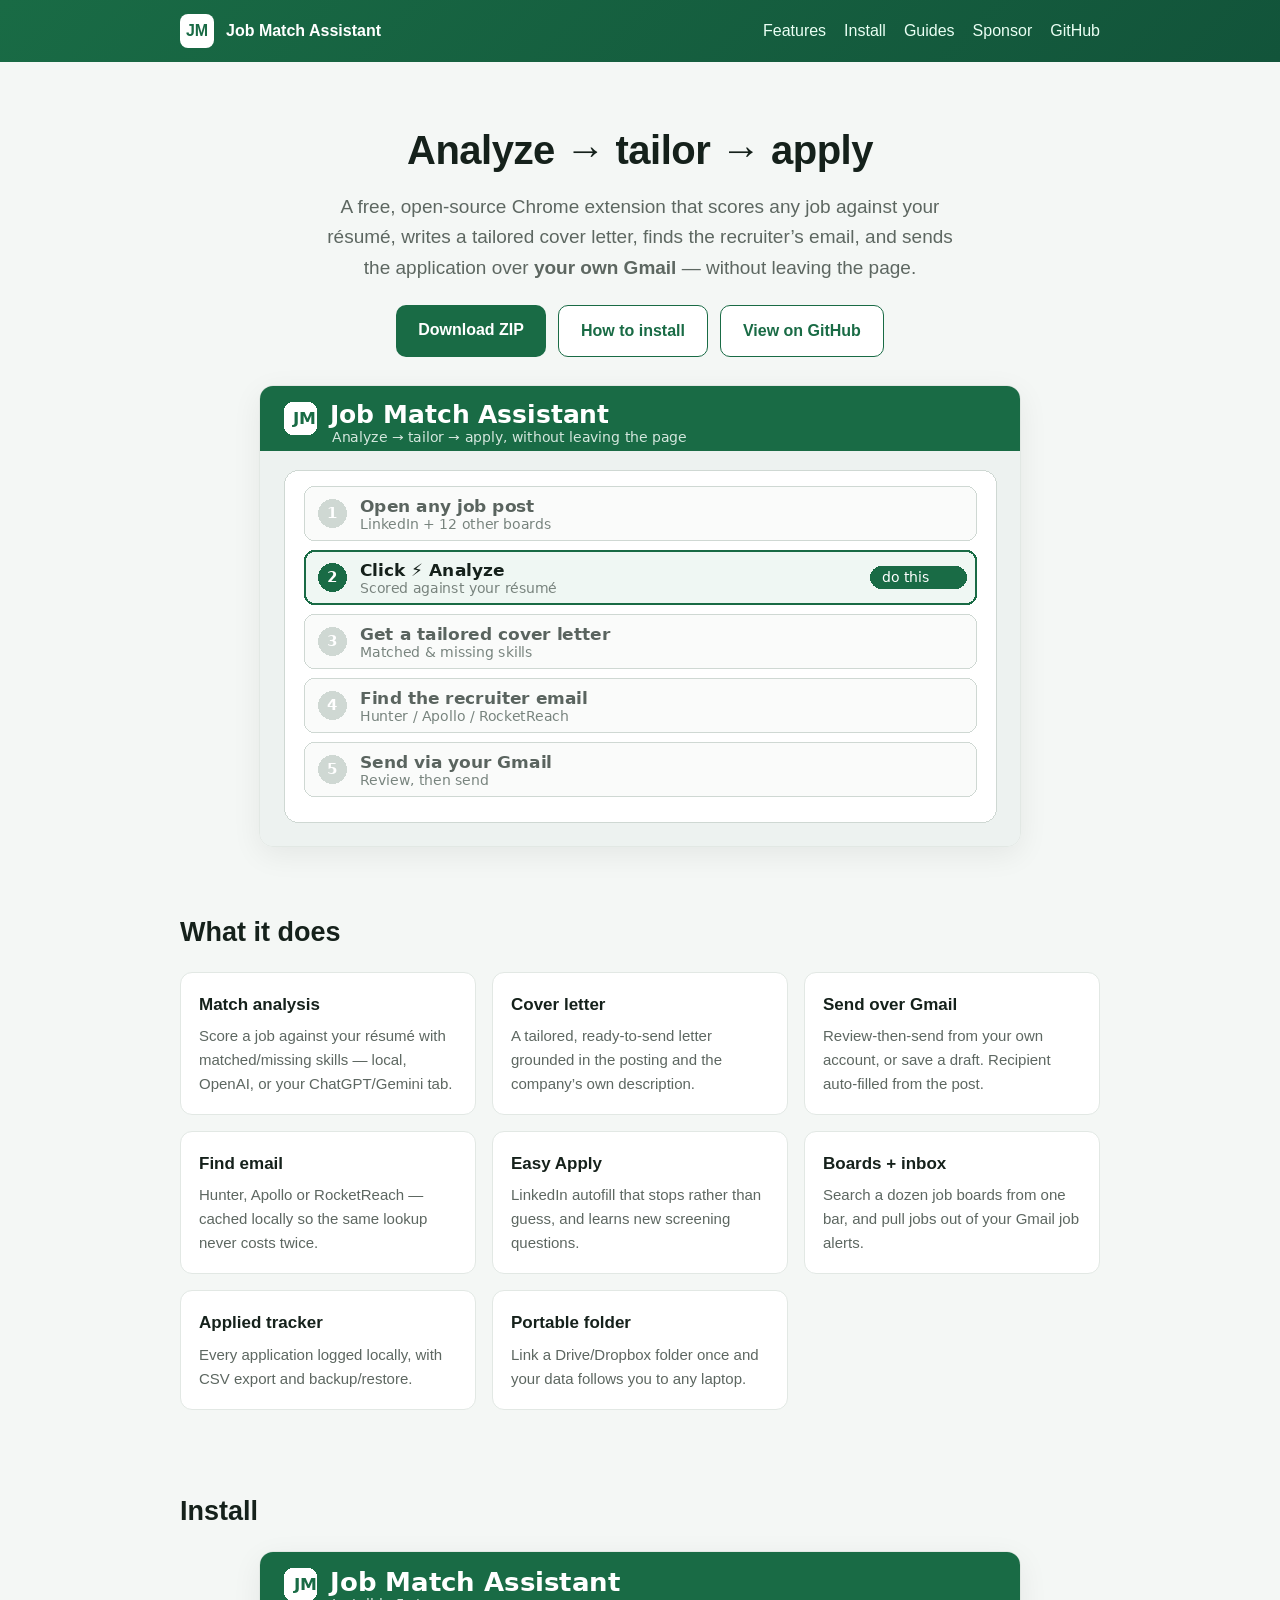
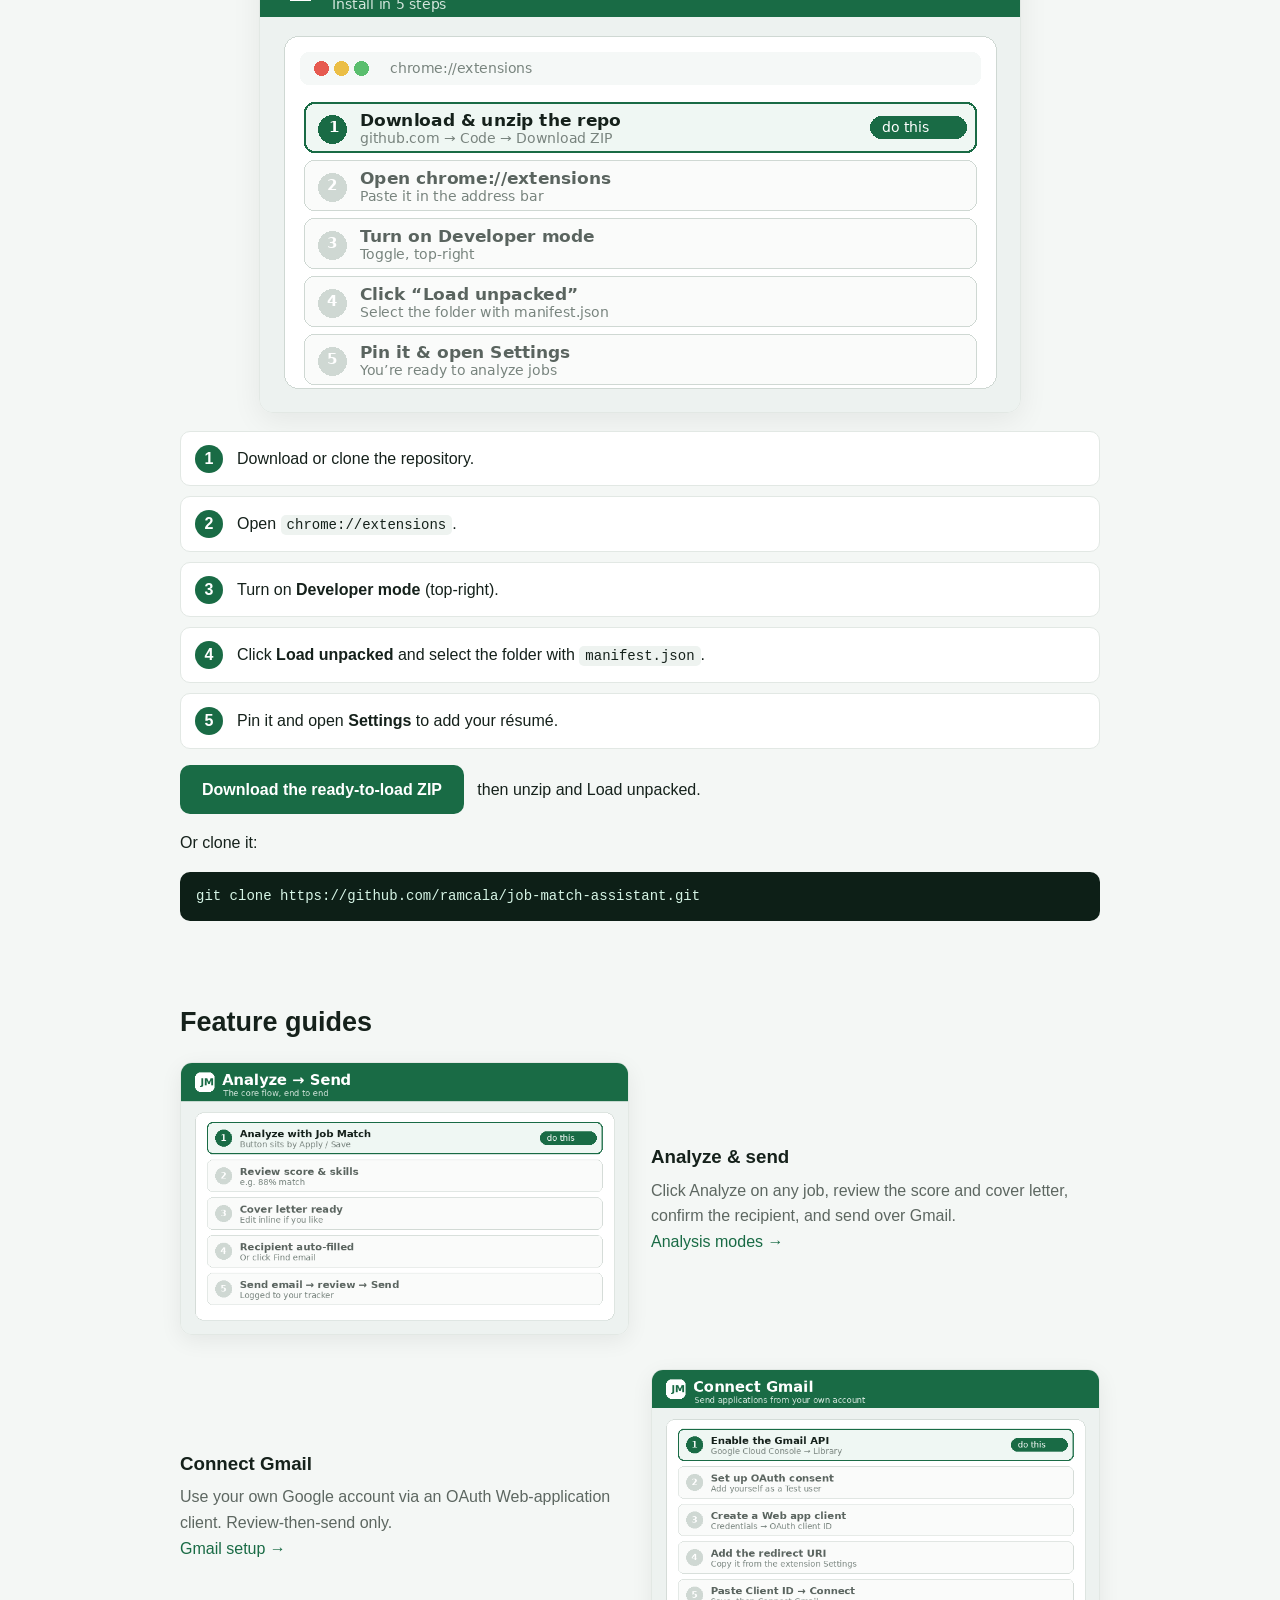
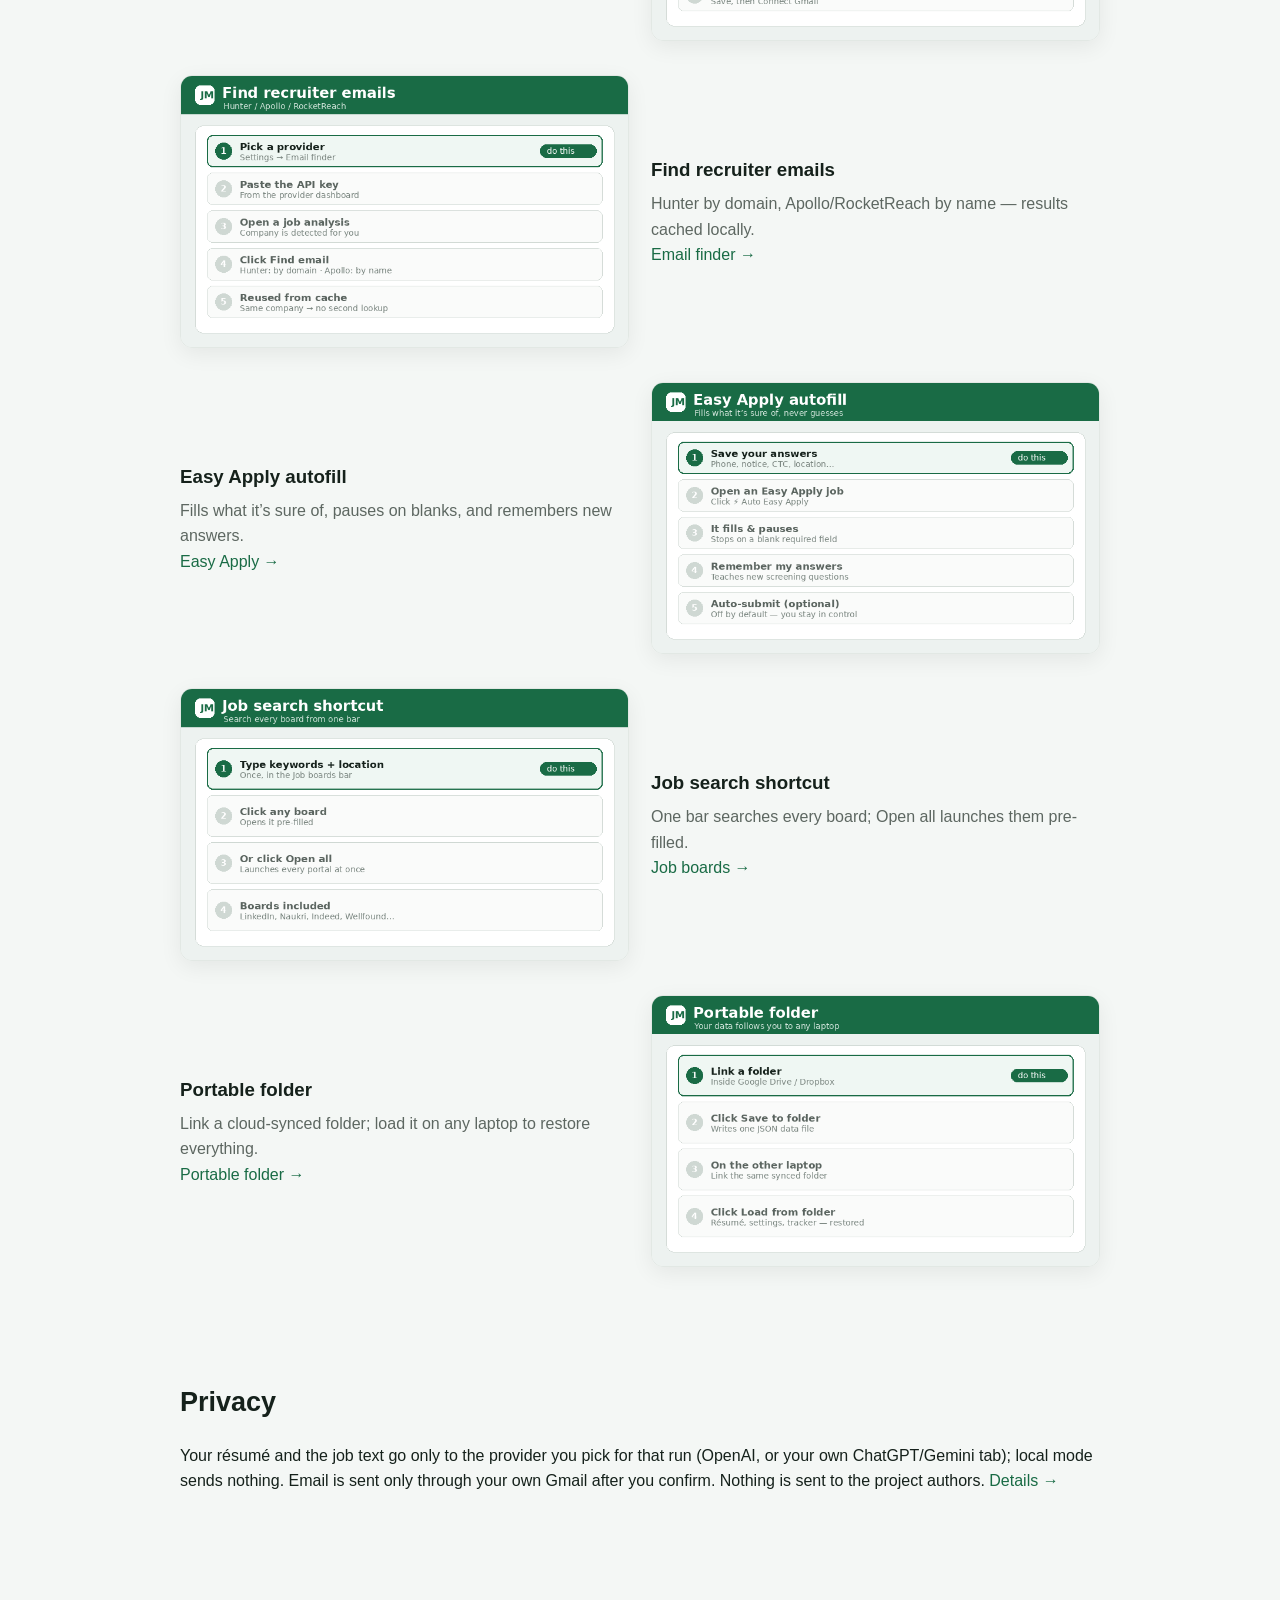
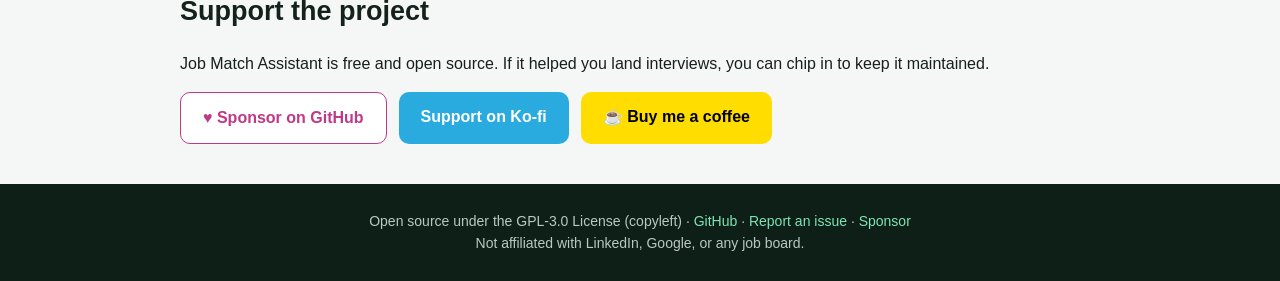
<file: index.html>
<!doctype html>
<html lang="en">
<head>
<meta charset="utf-8">
<meta name="viewport" content="width=device-width, initial-scale=1">
<title>Job Match Assistant — analyze, tailor, apply</title>
<meta name="description" content="A free, open-source Chrome extension that scores jobs against your resume, writes a cover letter, finds the recruiter email, and sends the application over your own Gmail.">
<style>
  :root{--g:#196b45;--g2:#12543a;--dark:#15211b;--grey:#5d6761;--line:#e2e8e4;--bg:#f4f7f5;--card:#fff}
  *{box-sizing:border-box}
  html{scroll-behavior:smooth}
  body{margin:0;font:16px/1.6 -apple-system,BlinkMacSystemFont,"Segoe UI",Roboto,Helvetica,Arial,sans-serif;color:var(--dark);background:var(--bg)}
  a{color:var(--g);text-decoration:none}
  a:hover{text-decoration:underline}
  .wrap{max-width:960px;margin:0 auto;padding:0 20px}
  header.site{background:linear-gradient(135deg,var(--g),var(--g2));color:#fff;padding:14px 0;position:sticky;top:0;z-index:10}
  header.site .wrap{display:flex;align-items:center;gap:12px}
  .logo{width:34px;height:34px;border-radius:8px;background:#fff;color:var(--g);font-weight:800;display:flex;align-items:center;justify-content:center}
  header.site nav{margin-left:auto;display:flex;gap:18px;flex-wrap:wrap}
  header.site nav a{color:#eafff4}
  .hero{text-align:center;padding:56px 0 24px}
  .hero h1{font-size:40px;margin:0 0 10px;letter-spacing:-.5px}
  .hero p.lead{font-size:19px;color:var(--grey);max-width:640px;margin:0 auto 22px}
  .btns{display:flex;gap:12px;justify-content:center;flex-wrap:wrap;margin-bottom:28px}
  .btn{display:inline-block;padding:12px 22px;border-radius:10px;font-weight:600}
  .btn.primary{background:var(--g);color:#fff}
  .btn.ghost{background:#fff;color:var(--g);border:1.5px solid var(--g)}
  .shot{display:block;max-width:100%;border:1px solid var(--line);border-radius:14px;box-shadow:0 8px 30px #0001;margin:0 auto}
  section{padding:40px 0}
  h2{font-size:27px;margin:0 0 18px}
  .grid{display:grid;grid-template-columns:repeat(auto-fit,minmax(240px,1fr));gap:16px}
  .feat{background:var(--card);border:1px solid var(--line);border-radius:12px;padding:18px}
  .feat h3{margin:0 0 6px;font-size:17px}
  .feat p{margin:0;color:var(--grey);font-size:15px}
  .steps{counter-reset:s;list-style:none;padding:0;margin:0}
  .steps li{position:relative;background:var(--card);border:1px solid var(--line);border-radius:10px;padding:14px 14px 14px 56px;margin-bottom:10px}
  .steps li::before{counter-increment:s;content:counter(s);position:absolute;left:14px;top:50%;transform:translateY(-50%);width:28px;height:28px;border-radius:50%;background:var(--g);color:#fff;font-weight:700;display:flex;align-items:center;justify-content:center}
  code{background:#eef3f0;padding:2px 6px;border-radius:5px;font-size:14px}
  .block{background:#0d1f17;color:#d6f5e6;padding:14px 16px;border-radius:10px;overflow:auto;font:14px/1.5 ui-monospace,SFMono-Regular,Menlo,monospace}
  .guide{display:grid;grid-template-columns:1fr 1fr;gap:22px;align-items:center;margin-bottom:34px}
  .guide:nth-child(even) .gtext{order:2}
  .guide img{width:100%;border:1px solid var(--line);border-radius:12px;box-shadow:0 6px 22px #0001}
  .guide h3{margin:0 0 6px}
  .guide p{color:var(--grey);margin:0}
  .btn.sponsor{background:#fff;color:#bf3989;border:1.5px solid #bf3989}
  .btn.kofi{background:#29abe0;color:#fff}
  .btn.bmc{background:#ffdd00;color:#000}
  #support .btns{justify-content:flex-start;margin-bottom:0}
  footer{background:#0d1f17;color:#b9c9c1;padding:26px 0;text-align:center;font-size:14px}
  footer a{color:#7fe3b4}
  @media(max-width:640px){.hero h1{font-size:30px}.guide{grid-template-columns:1fr}.guide:nth-child(even) .gtext{order:0}}
</style>
</head>
<body>
<header class="site"><div class="wrap">
  <span class="logo">JM</span><strong>Job Match Assistant</strong>
  <nav>
    <a href="#features">Features</a>
    <a href="#install">Install</a>
    <a href="#guides">Guides</a>
    <a href="#support">Sponsor</a>
    <a href="https://github.com/ramcala/job-match-assistant">GitHub</a>
  </nav>
</div></header>

<div class="wrap">
  <div class="hero">
    <h1>Analyze &rarr; tailor &rarr; apply</h1>
    <p class="lead">A free, open-source Chrome extension that scores any job against your r&eacute;sum&eacute;, writes a tailored cover letter, finds the recruiter&rsquo;s email, and sends the application over <strong>your own Gmail</strong> &mdash; without leaving the page.</p>
    <div class="btns">
      <a class="btn primary" href="job-match-assistant.zip" download>Download ZIP</a>
      <a class="btn ghost" href="#install">How to install</a>
      <a class="btn ghost" href="https://github.com/ramcala/job-match-assistant">View on GitHub</a>
    </div>
    <img class="shot" src="assets/overview.gif" alt="Overview of Job Match Assistant">
  </div>

  <section id="features">
    <h2>What it does</h2>
    <div class="grid">
      <div class="feat"><h3>Match analysis</h3><p>Score a job against your r&eacute;sum&eacute; with matched/missing skills &mdash; local, OpenAI, or your ChatGPT/Gemini tab.</p></div>
      <div class="feat"><h3>Cover letter</h3><p>A tailored, ready-to-send letter grounded in the posting and the company&rsquo;s own description.</p></div>
      <div class="feat"><h3>Send over Gmail</h3><p>Review-then-send from your own account, or save a draft. Recipient auto-filled from the post.</p></div>
      <div class="feat"><h3>Find email</h3><p>Hunter, Apollo or RocketReach &mdash; cached locally so the same lookup never costs twice.</p></div>
      <div class="feat"><h3>Easy Apply</h3><p>LinkedIn autofill that stops rather than guess, and learns new screening questions.</p></div>
      <div class="feat"><h3>Boards + inbox</h3><p>Search a dozen job boards from one bar, and pull jobs out of your Gmail job alerts.</p></div>
      <div class="feat"><h3>Applied tracker</h3><p>Every application logged locally, with CSV export and backup/restore.</p></div>
      <div class="feat"><h3>Portable folder</h3><p>Link a Drive/Dropbox folder once and your data follows you to any laptop.</p></div>
    </div>
  </section>

  <section id="install">
    <h2>Install</h2>
    <img class="shot" src="assets/setup.gif" alt="Install steps" style="margin-bottom:18px">
    <ol class="steps">
      <li>Download or clone the repository.</li>
      <li>Open <code>chrome://extensions</code>.</li>
      <li>Turn on <strong>Developer mode</strong> (top-right).</li>
      <li>Click <strong>Load unpacked</strong> and select the folder with <code>manifest.json</code>.</li>
      <li>Pin it and open <strong>Settings</strong> to add your r&eacute;sum&eacute;.</li>
    </ol>
    <p><a class="btn primary" href="job-match-assistant.zip" download>Download the ready-to-load ZIP</a> &nbsp; then unzip and Load unpacked.</p>
    <p>Or clone it:</p>
    <div class="block">git clone https://github.com/ramcala/job-match-assistant.git</div>
  </section>

  <section id="guides">
    <h2>Feature guides</h2>

    <div class="guide"><div class="gtext"><h3>Analyze &amp; send</h3><p>Click Analyze on any job, review the score and cover letter, confirm the recipient, and send over Gmail.</p><p><a href="docs/ANALYSIS_MODES.md">Analysis modes &rarr;</a></p></div><img src="assets/analyze-send.gif" alt="Analyze then send"></div>

    <div class="guide"><div class="gtext"><h3>Connect Gmail</h3><p>Use your own Google account via an OAuth Web-application client. Review-then-send only.</p><p><a href="docs/GMAIL.md">Gmail setup &rarr;</a></p></div><img src="assets/gmail.gif" alt="Connect Gmail"></div>

    <div class="guide"><div class="gtext"><h3>Find recruiter emails</h3><p>Hunter by domain, Apollo/RocketReach by name &mdash; results cached locally.</p><p><a href="docs/EMAIL_FINDER.md">Email finder &rarr;</a></p></div><img src="assets/email-finder.gif" alt="Find emails"></div>

    <div class="guide"><div class="gtext"><h3>Easy Apply autofill</h3><p>Fills what it&rsquo;s sure of, pauses on blanks, and remembers new answers.</p><p><a href="docs/EASY_APPLY.md">Easy Apply &rarr;</a></p></div><img src="assets/easy-apply.gif" alt="Easy Apply"></div>

    <div class="guide"><div class="gtext"><h3>Job search shortcut</h3><p>One bar searches every board; Open all launches them pre-filled.</p><p><a href="docs/JOB_BOARDS.md">Job boards &rarr;</a></p></div><img src="assets/job-search.gif" alt="Job search"></div>

    <div class="guide"><div class="gtext"><h3>Portable folder</h3><p>Link a cloud-synced folder; load it on any laptop to restore everything.</p><p><a href="docs/FOLDER_SYNC.md">Portable folder &rarr;</a></p></div><img src="assets/folder-sync.gif" alt="Portable folder"></div>
  </section>

  <section>
    <h2>Privacy</h2>
    <p>Your r&eacute;sum&eacute; and the job text go only to the provider you pick for that run (OpenAI, or your own ChatGPT/Gemini tab); local mode sends nothing. Email is sent only through your own Gmail after you confirm. Nothing is sent to the project authors. <a href="https://github.com/ramcala/job-match-assistant#privacy">Details &rarr;</a></p>
  </section>

  <section id="support">
    <h2>Support the project</h2>
    <p>Job Match Assistant is free and open source. If it helped you land interviews, you can chip in to keep it maintained.</p>
    <div class="btns">
      <a class="btn sponsor" href="https://github.com/sponsors/ramcala">&#9829; Sponsor on GitHub</a>
      <a class="btn kofi" href="https://ko-fi.com/ramcala">Support on Ko-fi</a>
      <a class="btn bmc" href="https://www.buymeacoffee.com/ramcala">&#9749; Buy me a coffee</a>
    </div>
  </section>
</div>

<footer>
  <div class="wrap">
    Open source under the GPL‑3.0 License (copyleft) &middot;
    <a href="https://github.com/ramcala/job-match-assistant">GitHub</a> &middot;
    <a href="https://github.com/ramcala/job-match-assistant/issues">Report an issue</a> &middot;
    <a href="https://github.com/sponsors/ramcala">Sponsor</a>
    <br>Not affiliated with LinkedIn, Google, or any job board.
  </div>
</footer>
</body>
</html>
</file>
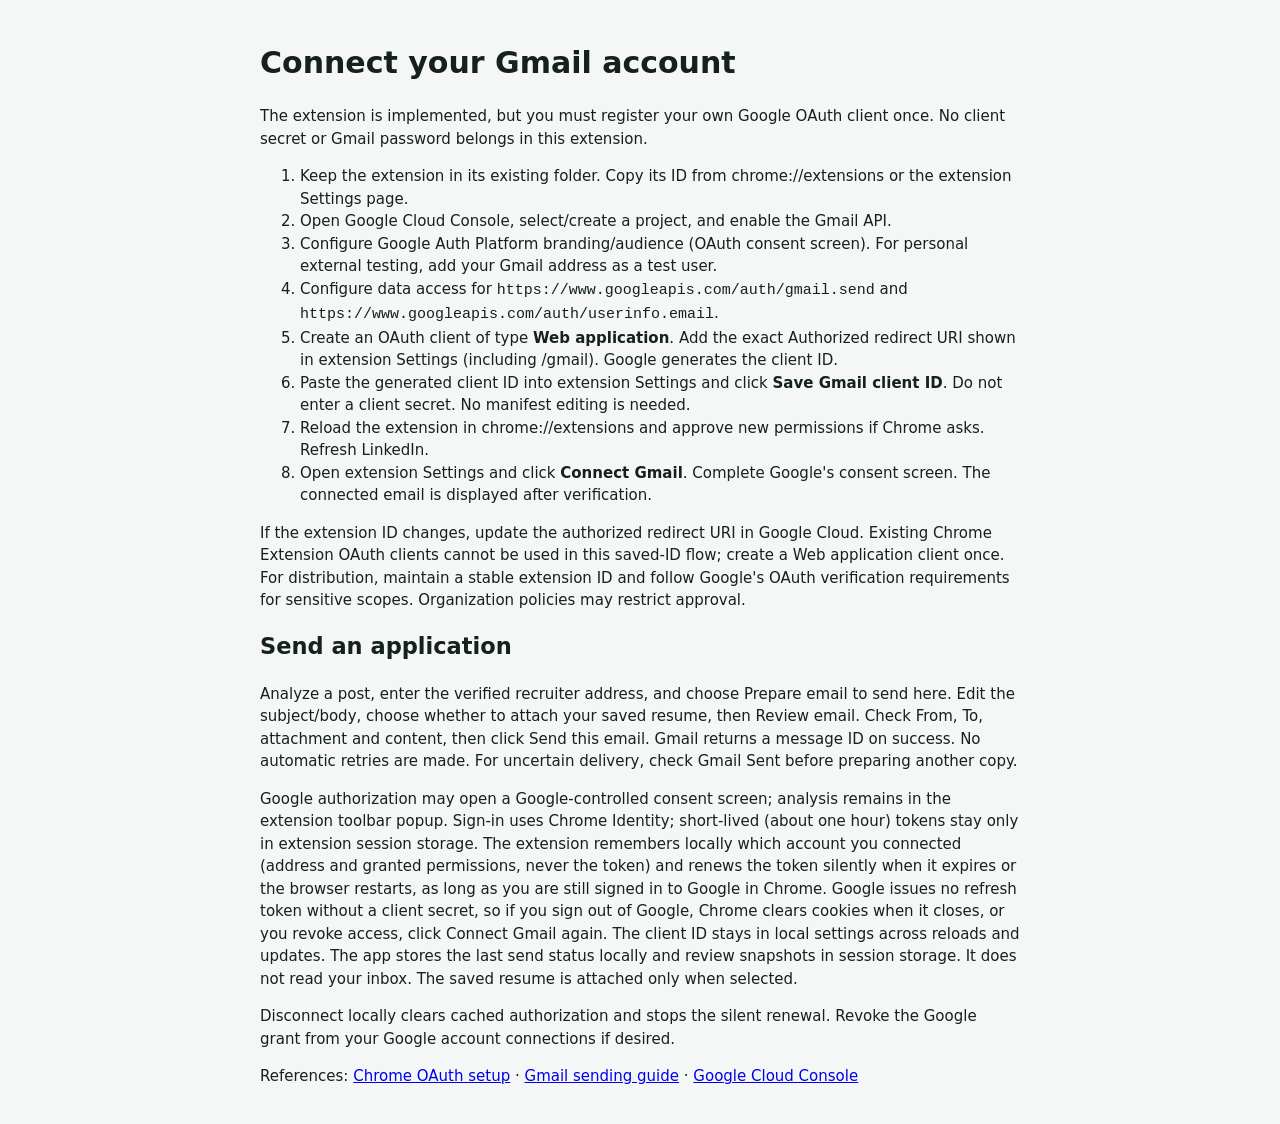
<file: GMAIL_SETUP.html>
<!doctype html><html lang="en"><head><meta charset="utf-8"><title>Gmail setup</title><link rel="stylesheet" href="options.css"></head><body><main>
<h1>Connect your Gmail account</h1>
<p>The extension is implemented, but you must register your own Google OAuth client once. No client secret or Gmail password belongs in this extension.</p>
<ol>
<li>Keep the extension in its existing folder. Copy its ID from chrome://extensions or the extension Settings page.</li>
<li>Open Google Cloud Console, select/create a project, and enable the Gmail API.</li>
<li>Configure Google Auth Platform branding/audience (OAuth consent screen). For personal external testing, add your Gmail address as a test user.</li>
<li>Configure data access for <code>https://www.googleapis.com/auth/gmail.send</code> and <code>https://www.googleapis.com/auth/userinfo.email</code>.</li>
<li>Create an OAuth client of type <strong>Web application</strong>. Add the exact Authorized redirect URI shown in extension Settings (including /gmail). Google generates the client ID.</li>
<li>Paste the generated client ID into extension Settings and click <strong>Save Gmail client ID</strong>. Do not enter a client secret. No manifest editing is needed.</li>
<li>Reload the extension in chrome://extensions and approve new permissions if Chrome asks. Refresh LinkedIn.</li>
<li>Open extension Settings and click <strong>Connect Gmail</strong>. Complete Google's consent screen. The connected email is displayed after verification.</li>
</ol>
<p>If the extension ID changes, update the authorized redirect URI in Google Cloud. Existing Chrome Extension OAuth clients cannot be used in this saved-ID flow; create a Web application client once. For distribution, maintain a stable extension ID and follow Google's OAuth verification requirements for sensitive scopes. Organization policies may restrict approval.</p>
<h2>Send an application</h2><p>Analyze a post, enter the verified recruiter address, and choose Prepare email to send here. Edit the subject/body, choose whether to attach your saved resume, then Review email. Check From, To, attachment and content, then click Send this email. Gmail returns a message ID on success. No automatic retries are made. For uncertain delivery, check Gmail Sent before preparing another copy.</p>
<p>Google authorization may open a Google-controlled consent screen; analysis remains in the extension toolbar popup. Sign-in uses Chrome Identity; short-lived (about one hour) tokens stay only in extension session storage. The extension remembers locally which account you connected (address and granted permissions, never the token) and renews the token silently when it expires or the browser restarts, as long as you are still signed in to Google in Chrome. Google issues no refresh token without a client secret, so if you sign out of Google, Chrome clears cookies when it closes, or you revoke access, click Connect Gmail again. The client ID stays in local settings across reloads and updates. The app stores the last send status locally and review snapshots in session storage. It does not read your inbox. The saved resume is attached only when selected.</p>
<p>Disconnect locally clears cached authorization and stops the silent renewal. Revoke the Google grant from your Google account connections if desired.</p>
<p>References: <a href="https://developer.chrome.com/docs/extensions/how-to/integrate/oauth">Chrome OAuth setup</a> · <a href="https://developers.google.com/workspace/gmail/api/guides/sending">Gmail sending guide</a> · <a href="https://console.cloud.google.com/">Google Cloud Console</a></p>
</main></body></html>
</file>
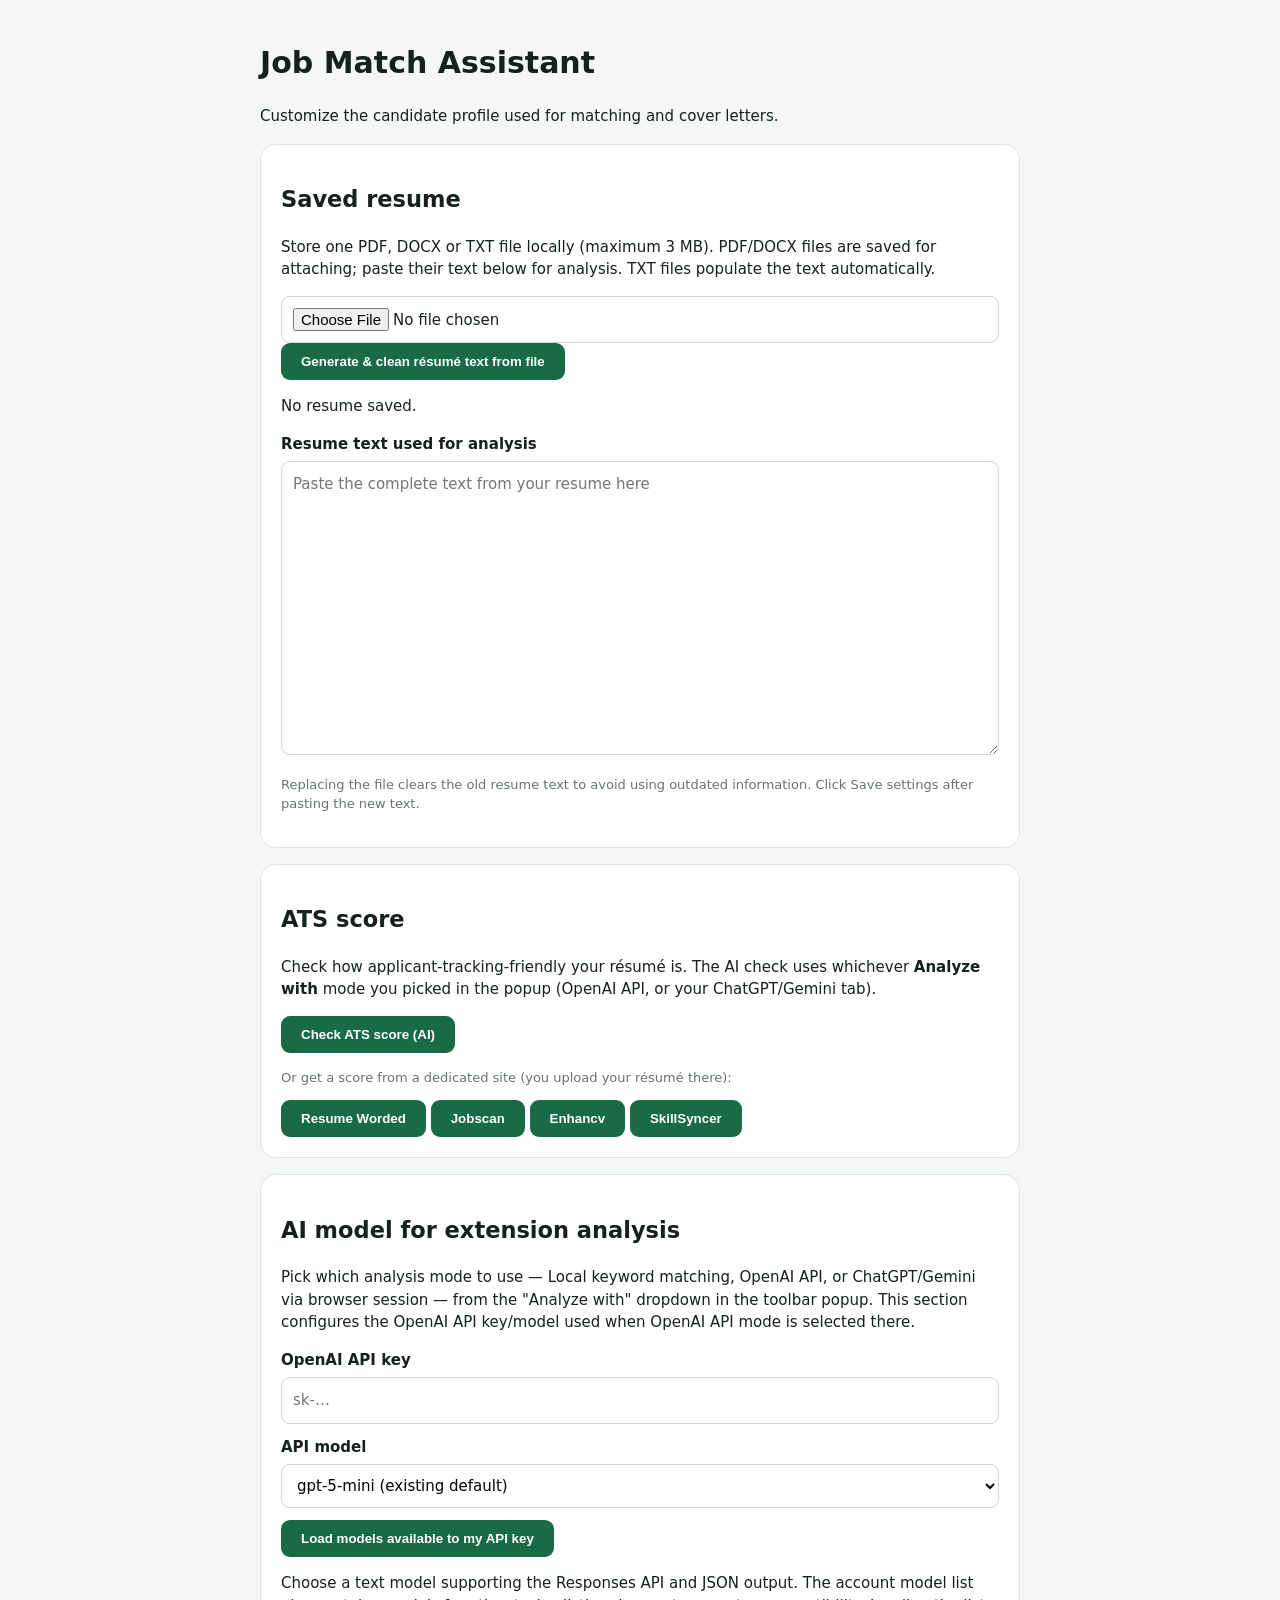
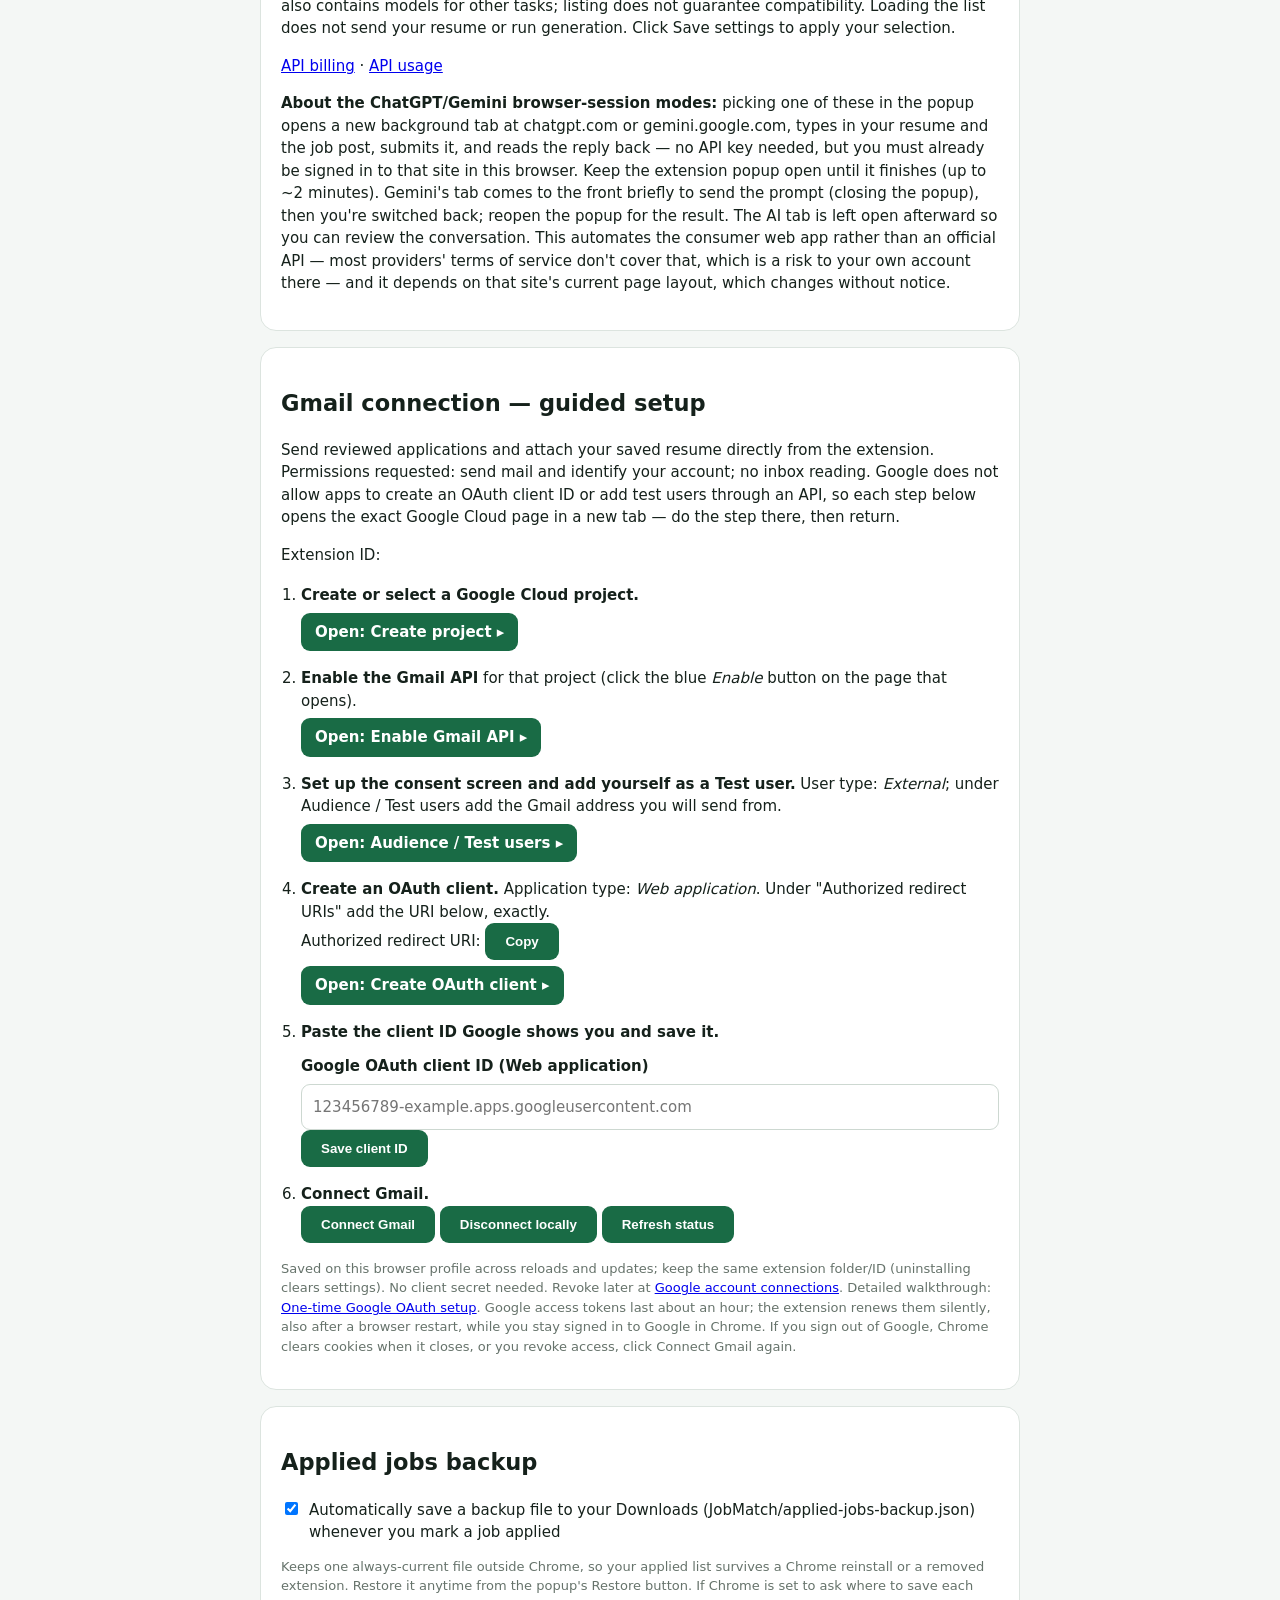
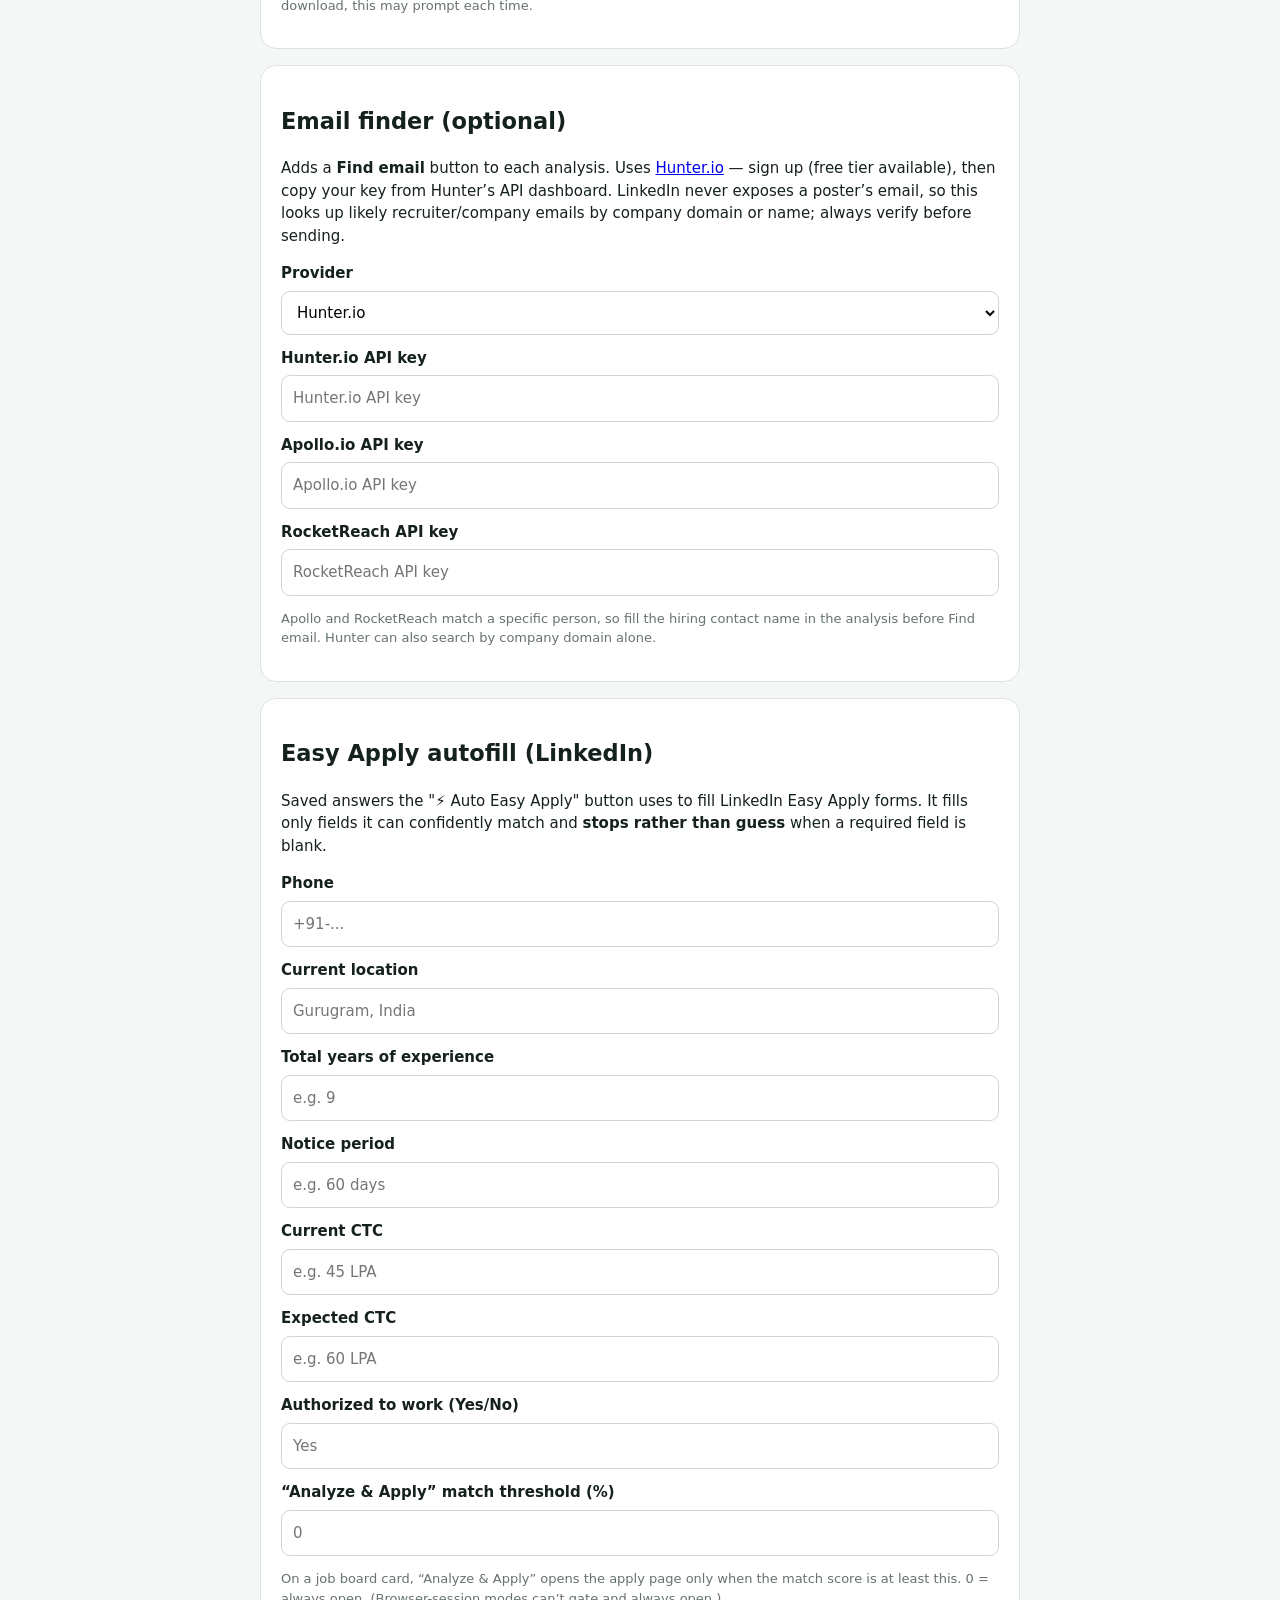
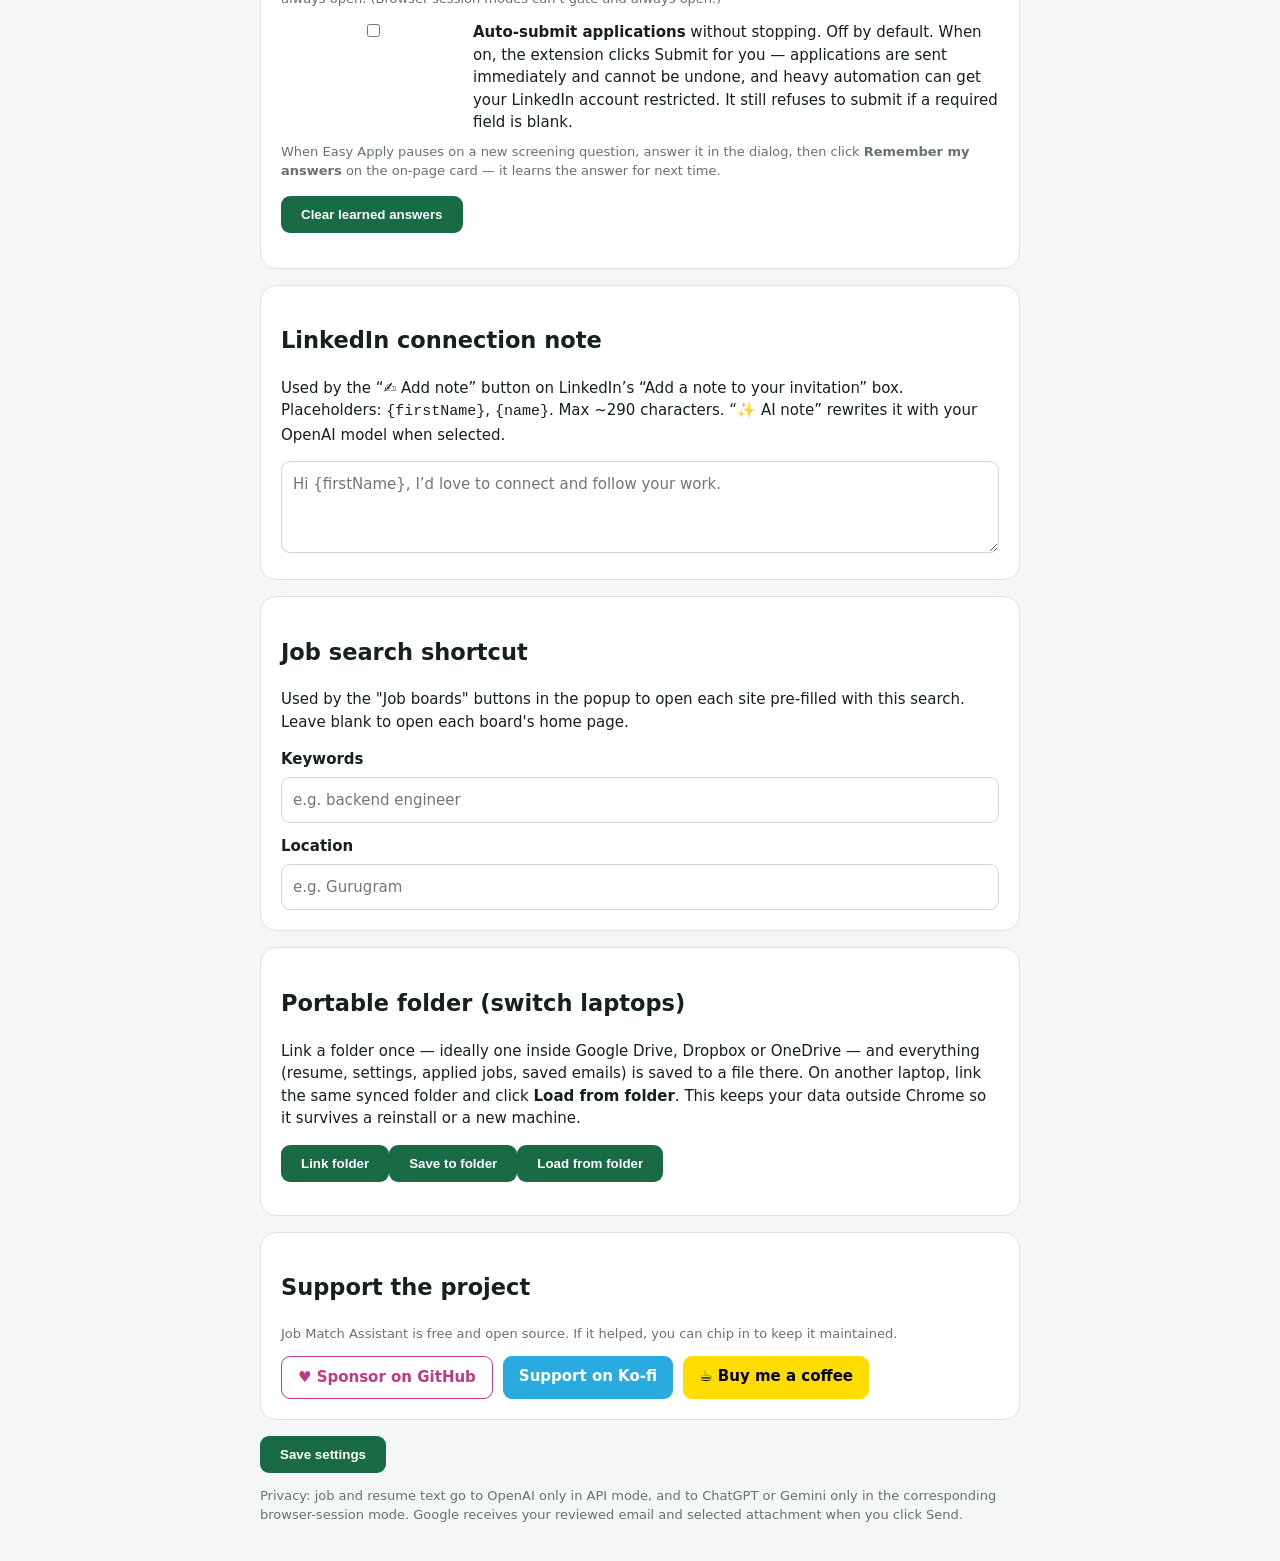
<file: options.html>
<!doctype html><html lang="en"><head><meta charset="utf-8"><meta name="viewport" content="width=device-width,initial-scale=1"><title>Job Match Settings</title><link rel="stylesheet" href="options.css"></head>
<body><main><h1>Job Match Assistant <small id="appVersion"></small></h1><p>Customize the candidate profile used for matching and cover letters.</p>
<section><h2>Saved resume</h2>
<p>Store one PDF, DOCX or TXT file locally (maximum 3 MB). PDF/DOCX files are saved for attaching; paste their text below for analysis. TXT files populate the text automatically.</p>
<input id="resumeFile" type="file" accept=".pdf,.docx,.txt">
<button id="extractResume" type="button">Generate &amp; clean résumé text from file</button>
<p id="extractStatus" role="status"></p>
<p id="resumeStatus" role="status">No resume saved.</p>
<label for="resumeText">Resume text used for analysis</label><textarea id="resumeText" rows="12" maxlength="60000" placeholder="Paste the complete text from your resume here"></textarea>
<p class="note">Replacing the file clears the old resume text to avoid using outdated information. Click Save settings after pasting the new text.</p>
</section>
<section id="atsSection"><h2>ATS score</h2>
<p>Check how applicant-tracking-friendly your résumé is. The AI check uses whichever <strong>Analyze with</strong> mode you picked in the popup (OpenAI API, or your ChatGPT/Gemini tab).</p>
<button type="button" id="atsCheck">Check ATS score (AI)</button>
<p id="atsStatus" role="status"></p>
<div id="atsResult" hidden></div>
<p class="note">Or get a score from a dedicated site (you upload your résumé there):</p>
<div class="fs-row">
  <button type="button" class="ats-site" data-url="https://resumeworded.com/">Resume Worded</button>
  <button type="button" class="ats-site" data-url="https://www.jobscan.co/">Jobscan</button>
  <button type="button" class="ats-site" data-url="https://enhancv.com/resume-checker/">Enhancv</button>
  <button type="button" class="ats-site" data-url="https://skillsyncer.com/">SkillSyncer</button>
</div>
</section>
<section id="openaiSection"><h2>AI model for extension analysis</h2>
<p>Pick which analysis mode to use — Local keyword matching, OpenAI API, or ChatGPT/Gemini via browser session — from the "Analyze with" dropdown in the toolbar popup. This section configures the OpenAI API key/model used when OpenAI API mode is selected there.</p>
<label for="apiKey">OpenAI API key</label><input id="apiKey" type="password" placeholder="sk-…">
<label for="model">API model</label><select id="model"><option value="gpt-5-mini">gpt-5-mini (existing default)</option><option value="__custom__">Enter a custom model ID…</option></select>
<div id="customModelRow" hidden><label for="customModel">Custom model ID</label><input id="customModel" placeholder="Exact model ID"></div>
<button id="loadModels" type="button">Load models available to my API key</button><p id="modelStatus" role="status"></p>
<p>Choose a text model supporting the Responses API and JSON output. The account model list also contains models for other tasks; listing does not guarantee compatibility. Loading the list does not send your resume or run generation. Click Save settings to apply your selection.</p>
<p><a href="https://platform.openai.com/settings/organization/billing/overview" target="_blank" rel="noopener noreferrer">API billing</a> · <a href="https://platform.openai.com/usage" target="_blank" rel="noopener noreferrer">API usage</a></p>
<p><strong>About the ChatGPT/Gemini browser-session modes:</strong> picking one of these in the popup opens a new background tab at chatgpt.com or gemini.google.com, types in your resume and the job post, submits it, and reads the reply back — no API key needed, but you must already be signed in to that site in this browser. Keep the extension popup open until it finishes (up to ~2 minutes). Gemini's tab comes to the front briefly to send the prompt (closing the popup), then you're switched back; reopen the popup for the result. The AI tab is left open afterward so you can review the conversation. This automates the consumer web app rather than an official API — most providers' terms of service don't cover that, which is a risk to your own account there — and it depends on that site's current page layout, which changes without notice.</p>
</section>
<section><h2>Gmail connection — guided setup</h2>
<p>Send reviewed applications and attach your saved resume directly from the extension. Permissions requested: send mail and identify your account; no inbox reading. Google does not allow apps to create an OAuth client ID or add test users through an API, so each step below opens the exact Google Cloud page in a new tab — do the step there, then return.</p>
<p>Extension ID: <code id="gmailExtensionId"></code></p>
<ol class="wiz">
<li><strong>Create or select a Google Cloud project.</strong><br>
<a class="wizbtn" href="https://console.cloud.google.com/projectcreate" target="_blank" rel="noopener noreferrer">Open: Create project &#9656;</a></li>
<li><strong>Enable the Gmail API</strong> for that project (click the blue <em>Enable</em> button on the page that opens).<br>
<a class="wizbtn" href="https://console.cloud.google.com/apis/library/gmail.googleapis.com" target="_blank" rel="noopener noreferrer">Open: Enable Gmail API &#9656;</a></li>
<li><strong>Set up the consent screen and add yourself as a Test user.</strong> User type: <em>External</em>; under Audience / Test users add the Gmail address you will send from.<br>
<a class="wizbtn" href="https://console.cloud.google.com/auth/audience" target="_blank" rel="noopener noreferrer">Open: Audience / Test users &#9656;</a></li>
<li><strong>Create an OAuth client.</strong> Application type: <em>Web application</em>. Under "Authorized redirect URIs" add the URI below, exactly.<br>
Authorized redirect URI: <code id="gmailRedirectUri"></code> <button id="gmailCopyRedirect" type="button">Copy</button><br>
<a class="wizbtn" href="https://console.cloud.google.com/auth/clients" target="_blank" rel="noopener noreferrer">Open: Create OAuth client &#9656;</a></li>
<li><strong>Paste the client ID Google shows you and save it.</strong><br>
<label for="gmailClientId">Google OAuth client ID (Web application)</label>
<input id="gmailClientId" placeholder="123456789-example.apps.googleusercontent.com" autocomplete="off">
<button id="gmailSaveClient" type="button">Save client ID</button> <span id="gmailClientStatus" role="status"></span></li>
<li><strong>Connect Gmail.</strong><br>
<button id="gmailConnect" type="button">Connect Gmail</button> <button id="gmailDisconnect" type="button">Disconnect locally</button> <button id="gmailRefreshStatus" type="button">Refresh status</button><br>
<span id="gmailAccountStatus" role="status"></span></li>
</ol>
<p class="note">Saved on this browser profile across reloads and updates; keep the same extension folder/ID (uninstalling clears settings). No client secret needed. Revoke later at <a href="https://myaccount.google.com/connections" target="_blank" rel="noopener noreferrer">Google account connections</a>. Detailed walkthrough: <a href="GMAIL_SETUP.html" target="_blank">One-time Google OAuth setup</a>. Google access tokens last about an hour; the extension renews them silently, also after a browser restart, while you stay signed in to Google in Chrome. If you sign out of Google, Chrome clears cookies when it closes, or you revoke access, click Connect Gmail again.</p></section>
<section><h2>Applied jobs backup</h2>
<label class="chk"><input id="autoBackup" type="checkbox" checked> Automatically save a backup file to your Downloads (JobMatch/applied-jobs-backup.json) whenever you mark a job applied</label>
<p class="note">Keeps one always-current file outside Chrome, so your applied list survives a Chrome reinstall or a removed extension. Restore it anytime from the popup's Restore button. If Chrome is set to ask where to save each download, this may prompt each time.</p></section>
<section><h2>Email finder (optional)</h2>
<p>Adds a <strong>Find email</strong> button to each analysis. Uses <a href="https://hunter.io" target="_blank" rel="noopener noreferrer">Hunter.io</a> — sign up (free tier available), then copy your key from Hunter’s API dashboard. LinkedIn never exposes a poster’s email, so this looks up likely recruiter/company emails by company domain or name; always verify before sending.</p>
<label for="emailFinderProvider">Provider</label><select id="emailFinderProvider"><option value="hunter">Hunter.io</option><option value="apollo">Apollo.io</option><option value="rocketreach">RocketReach</option></select>
<label for="emailFinderKey">Hunter.io API key</label><input id="emailFinderKey" type="password" placeholder="Hunter.io API key" autocomplete="off">
<label for="apolloKey">Apollo.io API key</label><input id="apolloKey" type="password" placeholder="Apollo.io API key" autocomplete="off">
<label for="rocketreachKey">RocketReach API key</label><input id="rocketreachKey" type="password" placeholder="RocketReach API key" autocomplete="off">
<p class="note">Apollo and RocketReach match a specific person, so fill the hiring contact name in the analysis before Find email. Hunter can also search by company domain alone.</p>
</section>
<section><h2>Easy Apply autofill (LinkedIn)</h2>
<p>Saved answers the "⚡ Auto Easy Apply" button uses to fill LinkedIn Easy Apply forms. It fills only fields it can confidently match and <strong>stops rather than guess</strong> when a required field is blank.</p>
<label for="eaPhone">Phone</label><input id="eaPhone" placeholder="+91-...">
<label for="eaLocation">Current location</label><input id="eaLocation" placeholder="Gurugram, India">
<label for="eaExperienceYears">Total years of experience</label><input id="eaExperienceYears" placeholder="e.g. 9">
<label for="eaNotice">Notice period</label><input id="eaNotice" placeholder="e.g. 60 days">
<label for="eaCurrentCTC">Current CTC</label><input id="eaCurrentCTC" placeholder="e.g. 45 LPA">
<label for="eaExpectedCTC">Expected CTC</label><input id="eaExpectedCTC" placeholder="e.g. 60 LPA">
<label for="eaWorkAuth">Authorized to work (Yes/No)</label><input id="eaWorkAuth" placeholder="Yes">
<label for="applyThreshold">“Analyze &amp; Apply” match threshold (%)</label><input id="applyThreshold" type="number" min="0" max="100" placeholder="0"><p class="note">On a job board card, “Analyze &amp; Apply” opens the apply page only when the match score is at least this. 0 = always open. (Browser-session modes can’t gate and always open.)</p>
<label class="chk"><input id="eaAutoSubmit" type="checkbox"> <span><strong>Auto-submit applications</strong> without stopping. Off by default. When on, the extension clicks Submit for you — applications are sent immediately and cannot be undone, and heavy automation can get your LinkedIn account restricted. It still refuses to submit if a required field is blank.</span></label>
<p class="note" style="margin-top:8px">When Easy Apply pauses on a new screening question, answer it in the dialog, then click <strong>Remember my answers</strong> on the on-page card — it learns the answer for next time.</p>
<p><button type="button" id="eaClearLearned">Clear learned answers</button> <span id="eaClearStatus" class="note"></span></p>
</section>
<section><h2>LinkedIn connection note</h2>
<p>Used by the “✍️ Add note” button on LinkedIn’s “Add a note to your invitation” box. Placeholders: <code>{firstName}</code>, <code>{name}</code>. Max ~290 characters. “✨ AI note” rewrites it with your OpenAI model when selected.</p>
<textarea id="connectNoteTemplate" rows="3" maxlength="290" placeholder="Hi {firstName}, I’d love to connect and follow your work."></textarea>
</section>
<section><h2>Job search shortcut</h2>
<p>Used by the "Job boards" buttons in the popup to open each site pre-filled with this search. Leave blank to open each board's home page.</p>
<label for="jobKeywords">Keywords</label><input id="jobKeywords" placeholder="e.g. backend engineer">
<label for="jobLocation">Location</label><input id="jobLocation" placeholder="e.g. Gurugram">
</section>
<section><h2>Portable folder (switch laptops)</h2>
<p>Link a folder once — ideally one inside Google&nbsp;Drive, Dropbox or OneDrive — and everything (resume, settings, applied jobs, saved emails) is saved to a file there. On another laptop, link the same synced folder and click <strong>Load from folder</strong>. This keeps your data outside Chrome so it survives a reinstall or a new machine.</p>
<div class="fs-row"><button type="button" id="fsLink">Link folder</button><button type="button" id="fsSave">Save to folder</button><button type="button" id="fsLoad">Load from folder</button></div>
<p id="fsStatus" class="note"></p></section>
<section><h2>Support the project</h2><p class="note">Job Match Assistant is free and open source. If it helped, you can chip in to keep it maintained.</p><p class="support"><a class="sp gh" href="https://github.com/sponsors/ramcala" target="_blank" rel="noopener">&#9829; Sponsor on GitHub</a><a class="sp kofi" href="https://ko-fi.com/ramcala" target="_blank" rel="noopener">Support on Ko-fi</a><a class="sp bmc" href="https://www.buymeacoffee.com/ramcala" target="_blank" rel="noopener">&#9749; Buy me a coffee</a></p></section>
<button id="save">Save settings</button><span id="saved"></span><p class="note">Privacy: job and resume text go to OpenAI only in API mode, and to ChatGPT or Gemini only in the corresponding browser-session mode. Google receives your reviewed email and selected attachment when you click Send.</p></main><script src="lib/pdf.min.js"></script><script src="resume-extract.js"></script><script src="folder-sync.js"></script><script src="options.js"></script><script src="gmail-ui.js"></script></body></html>
</file>
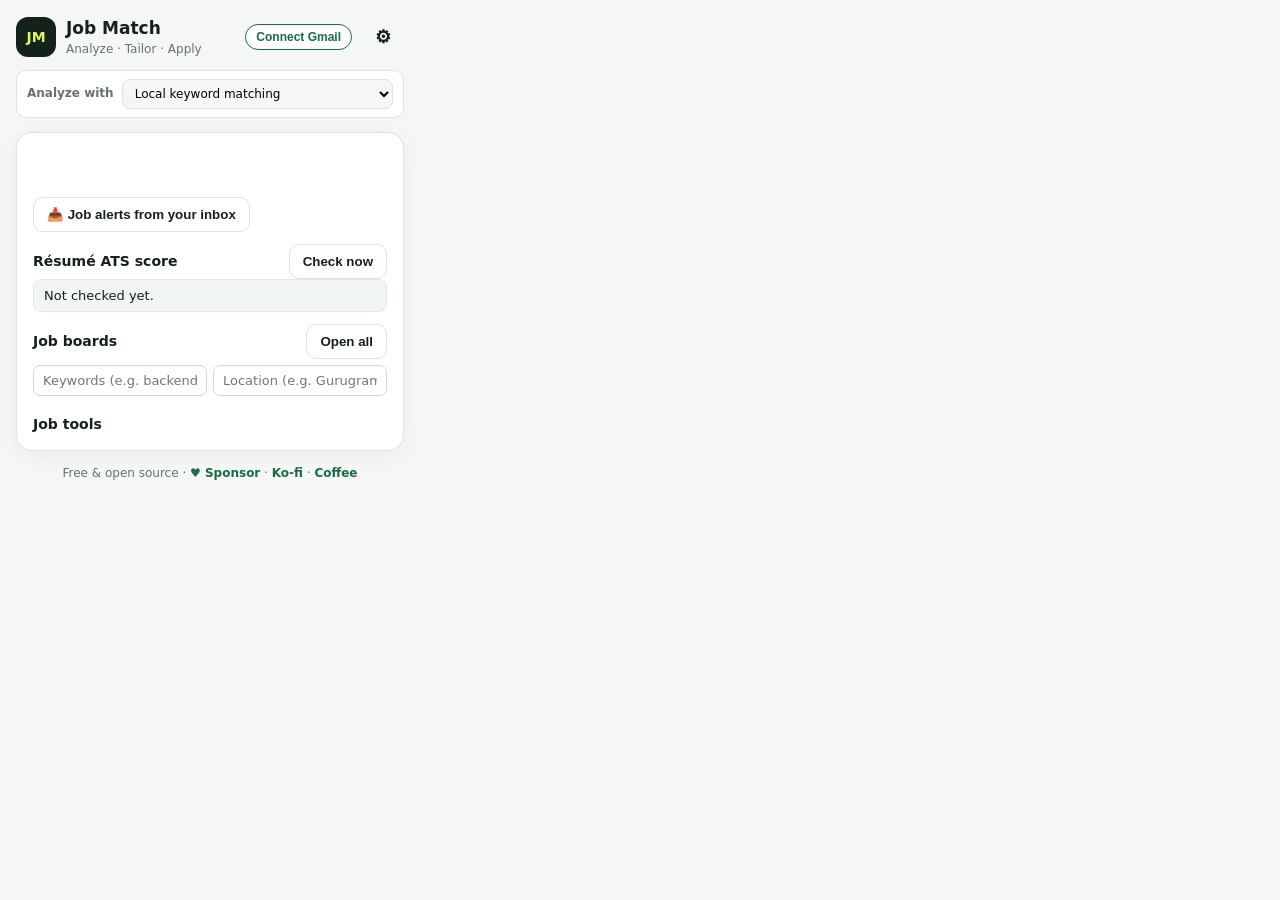
<file: popup.html>
<!doctype html>
<html lang="en">
<head>
  <meta charset="utf-8">
  <meta name="viewport" content="width=device-width,initial-scale=1">
  <title>Job Match Assistant</title>
  <link rel="stylesheet" href="styles.css">
</head>
<body>
  <main>
    <header>
      <div class="logo">JM</div>
      <div><h1>Job Match</h1><p>Analyze · Tailor · Apply<span id="appVersion"></span></p></div>
      <button id="gmailBadge" class="gbadge" type="button" title="Connect Gmail">Connect Gmail</button>
      <button id="homeBtn" class="icon" title="Home &amp; applied tracker" hidden>🏠</button>
      <button id="settings" class="icon" title="Settings">⚙</button>
    </header>

    <div class="mode-bar">
      <label for="analysisModeSelect">Analyze with</label>
      <select id="analysisModeSelect">
        <option value="local">Local keyword matching</option>
        <option value="openai">OpenAI API</option>
        <option value="chatgpt-browser">ChatGPT (browser session)</option>
        <option value="gemini-browser">Gemini (browser session)</option>
      </select>
    </div>

    <section id="apiErrorBox" class="card api-error" role="alert" hidden>
      <strong id="apiErrorCode" class="error-code"></strong>
      <p id="apiErrorHelp"></p>
      <a id="apiBillingLink" href="https://platform.openai.com/settings/organization/billing/overview" target="_blank" rel="noopener noreferrer" hidden>Check API billing and credits</a>
      <p id="apiRetryAfter"></p>
      <details><summary>Error details</summary><pre id="apiErrorDetail"></pre></details>
    </section>
    <section id="empty" class="card">
      <p id="status" class="status"></p>
      <section class="boards">
        <button id="openInbox" type="button" class="full-btn">📥 Job alerts from your inbox</button>
      </section>
      <section class="boards" id="atsCard">
        <div class="applied-head"><h3>Résumé ATS score</h3><button id="atsCheckPopup" type="button">Check now</button></div>
        <div id="atsBadge" class="ats-badge">Not checked yet.</div>
      </section>
      <section class="boards">
        <div class="applied-head"><h3>Job boards</h3><button id="boardOpenAll" type="button">Open all</button></div>
        <div class="board-search"><input id="boardKw" type="text" placeholder="Keywords (e.g. backend engineer)"><input id="boardLoc" type="text" placeholder="Location (e.g. Gurugram)"></div>
        <div id="jobBoards" class="board-grid"></div>
      </section>
      <section class="boards">
        <div class="applied-head"><h3>Job tools</h3></div>
        <div id="jobTools"></div>
      </section>
      <section id="appliedSection" class="applied-list hidden">
        <div class="applied-head"><h3>Applied jobs (<span id="appliedCount">0</span>)</h3><div class="applied-actions"><button id="exportApplied" type="button">Export CSV</button><button id="backupApplied" type="button">Backup</button><button id="restoreApplied" type="button">Restore</button></div></div>
        <input id="restoreFile" type="file" accept="application/json,.json" style="display:none">
        <ul id="appliedList"></ul>
      </section>
    </section>
    <section id="inboxPage" class="card hidden">
      <div class="applied-head"><h3>From your inbox</h3><button id="inboxRefresh" type="button">Refresh from Gmail</button></div>
      <p class="note">Jobs pulled from LinkedIn/Indeed/Naukri/etc. job-alert emails in your connected Gmail.</p>
      <p id="inboxStatus" class="status"></p>
      <input id="inboxFilter" type="text" placeholder="Filter by keyword (e.g. backend, manager)">
      <ul id="inboxJobs" class="inbox-list"></ul>
    </section>

    <section id="postReview" class="card hidden">
      <h2>Selected LinkedIn post</h2>
      <p>Analysis uses your saved resume. Role and company are detected from the post; missing details do not block analysis.</p>
      <details><summary>Correct detected details (optional)</summary>
      <label>Role <input id="postTitle" placeholder="Auto-detect from post"></label>
      <label>Company <input id="postCompany" placeholder="Auto-detect from post"></label>
      </details>
      <label>Post text <textarea id="postText"></textarea></label>
      <button id="postAnalyze" class="primary">Analyze selected post</button>
      <button id="postChatGPT" type="button">Copy prompt &amp; open ChatGPT</button>
      <small>Uses your browser session. Paste the copied prompt in ChatGPT; results stay there.</small>
      <p id="postStatus" class="status" role="status"></p>
      <details id="pasteReply"><summary>Paste reply JSON (if the reply didn't come back automatically)</summary>
        <p>Copy the whole reply from the ChatGPT/Gemini tab and paste it here — the JSON is extracted automatically.</p>
        <textarea id="pasteReply" placeholder='Paste the ChatGPT/Gemini reply or its JSON here'></textarea>
        <button id="usePasted" type="button">Use pasted reply</button>
        <p id="pasteStatus" class="status" role="status"></p>
      </details>
    </section>
    <section id="result" class="hidden">
      <div class="card job-head">
        <button id="resultChatGPT" type="button">Copy prompt &amp; open ChatGPT</button>
        <p id="chatGPTStatus" role="status"></p>
        <span class="eyebrow">CURRENT ROLE</span>
        <h2 id="jobTitle"></h2>
        <p id="jobMeta"></p>
      </div>
      <div class="score-card">
        <div class="score-ring"><strong id="score">0</strong><span>% match</span></div>
        <div><h3 id="verdict">Good match</h3><p id="summary"></p></div>
      </div>
      <p id="matchBanner" class="banner hidden"></p>
      <div class="tabs"><button class="tab active" data-tab="skills">Match</button><button class="tab" data-tab="letter">Cover letter</button></div>
      <div id="skillsPanel" class="card panel">
        <h3>Matched skills</h3><div id="matched" class="chips"></div>
        <h3>Potential gaps</h3><div id="missing" class="chips muted"></div>
      </div>
      <div id="letterPanel" class="card panel hidden">
        <textarea id="letter"></textarea>
        <div class="row"><button id="copy">Copy</button><button id="download">Download PDF</button></div>
      </div>
      <div class="card apply-box">
        <p id="resumeInfo"></p>
        <button id="getResume" type="button">Download saved resume to attach</button>
        <p id="resumeDownloadStatus" role="status"></p>
        <label for="email">Recruiter / hiring email (To)</label>
        <input id="email" type="email" placeholder="recruiter@company.com">
        <label for="emailCc">Cc (auto-filled from post)</label>
        <input id="emailCc" type="text" placeholder="second@company.com, third@company.com">
        <button id="findEmail" type="button">Find email (Hunter.io)</button>
        <p id="findEmailStatus" role="status"></p>
        <p id="gmailAccountStatus" role="status"></p>
        <button id="gmailSettings" type="button">Connect Gmail / account settings</button>
        <button id="gmailCompose" class="primary" type="button">✉️ Send email</button>
        <section id="gmailEditor" hidden>
          <label for="gmailSubject">Subject</label><input id="gmailSubject" maxlength="150">
          <label for="gmailBody">Email body</label><textarea id="gmailBody" maxlength="60000"></textarea>
          <label><input id="gmailAttach" type="checkbox" checked> Attach saved resume</label>
          <button id="gmailReview" type="button">Review email</button>
        </section>
        <section id="gmailReviewPanel" hidden>
          <h3>Review before sending</h3><pre id="gmailPreview"></pre>
          <button id="gmailEdit" type="button">Edit email</button>
          <button id="gmailConfirm" class="primary" type="button">Send this email</button>
        </section>
        <p id="gmailSendStatus" role="status"></p>
        <button id="gmail">Save as draft instead</button>
        <small>Alternative: Create Gmail draft opens Gmail; attach the resume manually there.</small>
      </div>
      <button id="markApplied" type="button">✓ Mark as applied</button>
      <p id="markAppliedStatus" role="status"></p>
      <button id="again" class="link">Analyze again</button>
    </section>
    <p class="supportline">Free &amp; open source &middot; <a href="https://github.com/sponsors/ramcala" target="_blank" rel="noopener">&#9829; Sponsor</a> &middot; <a href="https://ko-fi.com/ramcala" target="_blank" rel="noopener">Ko-fi</a> &middot; <a href="https://www.buymeacoffee.com/ramcala" target="_blank" rel="noopener">Coffee</a></p>
  </main>
  <script src="letter-pdf.js"></script>
  <script src="job-details.js"></script>
  <script src="folder-sync.js"></script>
  <script src="popup.js"></script>
  <script src="gmail-ui.js"></script>
</body>
</html>
</file>
<file: options.css>
body{margin:0;background:#f4f7f5;color:#15211b;font:15px/1.5 system-ui,sans-serif}main{max-width:760px;margin:40px auto;padding:0 20px}section{background:white;border:1px solid #dce4df;border-radius:16px;padding:20px;margin:16px 0}label{display:block;font-weight:700;margin:12px 0 6px}textarea,input{width:100%;box-sizing:border-box;border:1px solid #cdd8d1;border-radius:9px;padding:11px;font:inherit}button{background:#196b45;color:white;border:0;border-radius:9px;padding:11px 20px;font-weight:700}#saved{margin-left:10px;color:#196b45}.note{color:#66736b;font-size:13px}
select{width:100%;box-sizing:border-box;border:1px solid #cdd8d1;border-radius:9px;padding:11px;font:inherit;background:white}#loadModels{margin-top:12px}
label.chk{font-weight:400;display:flex;gap:8px;align-items:flex-start}#autoBackup{width:auto;flex:none;margin-top:3px}#modelStatus{white-space:pre-wrap;overflow-wrap:anywhere}

.wiz{padding-left:20px;margin:8px 0}.wiz li{margin:16px 0}a.wizbtn{display:inline-block;background:#196b45;color:#fff;text-decoration:none;border-radius:9px;padding:8px 14px;font-weight:700;margin-top:6px}a.wizbtn:hover{background:#105737}.wiz code{word-break:break-all}
.support{display:flex;gap:10px;flex-wrap:wrap;margin:12px 0 0}.sp{display:inline-block;padding:9px 16px;border-radius:9px;font-weight:700;text-decoration:none}.sp.gh{background:#fff;color:#bf3989;border:1.5px solid #bf3989}.sp.kofi{background:#29abe0;color:#fff}.sp.bmc{background:#ffdd00;color:#000}

h1 small{font-size:13px;font-weight:600;color:#66736b}
</file>
<file: styles.css>
:root { color-scheme: light; --ink:#15211b; --muted:#66736b; --green:#196b45; --lime:#dff45b; --line:#dce4df; --bg:#f4f7f5; }
#postReview label { display:block; margin:10px 0; font-weight:600; }
#postReview input { display:block; width:100%; padding:10px; border:1px solid var(--line); border-radius:8px; }
* { box-sizing:border-box; }
body { margin:0; width:420px; min-height:540px; background:var(--bg); color:var(--ink); font:14px/1.45 Inter,ui-sans-serif,system-ui,sans-serif; }
main { padding:16px; }
header { display:flex; align-items:center; gap:10px; margin-bottom:14px; }
.logo { width:40px; height:40px; display:grid; place-items:center; border-radius:12px; background:var(--ink); color:var(--lime); font-weight:800; }
header h1, header p { margin:0; } header h1 { font-size:17px; } header p { color:var(--muted); font-size:12px; }
.icon { margin-left:auto; background:transparent; font-size:18px; border:0; }
.card { background:white; border:1px solid var(--line); border-radius:16px; padding:16px; box-shadow:0 4px 18px rgba(24,45,34,.05); }
.center { text-align:center; padding:44px 24px; }.center p { color:var(--muted); }.radar { font-size:52px; color:var(--green); }
button { cursor:pointer; border:1px solid var(--line); background:white; color:var(--ink); padding:9px 13px; border-radius:10px; font-weight:700; }
.primary { width:100%; border:0; color:white; background:var(--green); padding:12px; }.primary:hover { background:#105737; }
.hidden { display:none !important; }
.banner { background:#e7f5ee; border:1px solid var(--green); color:#15211b; border-radius:8px; padding:9px 11px; margin:8px 0; font:13px/1.45 system-ui; white-space:pre-wrap; }
.applied-list { text-align:left; margin-top:14px; }
.applied-head { display:flex; align-items:center; justify-content:space-between; gap:8px; }
.applied-head h3 { margin:0; font-size:14px; }
#appliedList { list-style:none; margin:8px 0 0; padding:0; }
#appliedList li.aj { display:flex; align-items:center; justify-content:space-between; gap:8px; padding:8px; border:1px solid #d9e5df; border-radius:8px; margin-bottom:6px; }
.aj-main { min-width:0; }
.aj-main strong { display:block; font-size:13px; overflow:hidden; text-overflow:ellipsis; white-space:nowrap; }
.aj-main span { font-size:11px; color:#5a6b63; }
.aj-act { display:flex; gap:6px; flex:none; }
.aj-act button { font-size:12px; padding:4px 8px; }
.applied-actions { display:flex; gap:6px; flex-wrap:wrap; }
.applied-actions button { font-size:12px; padding:5px 9px; }
.aj-empty { list-style:none; color:#5a6b63; font-size:12px; padding:8px 4px; }
.inbox-list { list-style:none; margin:6px 0 0; padding:0; }
.inbox-list li { display:flex; align-items:center; justify-content:space-between; gap:8px; padding:7px 8px; border:1px solid #d9e5df; border-radius:8px; margin-bottom:6px; }
.inbox-list .ij-main { min-width:0; }
.inbox-list strong { display:block; font-size:13px; overflow:hidden; text-overflow:ellipsis; white-space:nowrap; }
.inbox-list span { font-size:11px; color:#5a6b63; }
.inbox-list button { font-size:12px; padding:4px 8px; flex:none; }
.boards { text-align:left; margin-top:12px; }
.board-grid { display:grid; grid-template-columns:repeat(2,1fr); gap:6px; margin-top:6px; }
.board-btn { background:#eef4f1; color:#15422f; border:1px solid #cfe0d7; border-radius:8px; padding:8px 6px; font:600 12px system-ui; cursor:pointer; }
.board-btn:hover { background:#e0ece6; }
.tool-group { font:600 11px system-ui; color:#5a6b63; text-transform:uppercase; letter-spacing:.03em; margin:10px 0 2px; }.status { min-height:20px; color:#a43d32 !important; }
.job-head h2 { margin:4px 0; font-size:20px; }.job-head p { margin:0; color:var(--muted); }.eyebrow { color:var(--green); font-size:10px; font-weight:800; letter-spacing:.12em; }
.score-card { margin:12px 0; display:flex; gap:15px; align-items:center; background:var(--ink); color:white; padding:15px; border-radius:16px; }
.score-ring { flex:0 0 82px; height:82px; border:6px solid var(--lime); border-radius:50%; display:flex; flex-direction:column; align-items:center; justify-content:center; }.score-ring strong { font-size:25px; }.score-ring span { font-size:10px; }.score-card h3,.score-card p { margin:0 0 5px; }.score-card p { color:#c6d0ca; font-size:12px; }
.tabs { display:flex; gap:5px; margin:12px 0 8px; }.tab { flex:1; }.tab.active { color:white; background:var(--green); border-color:var(--green); }
.panel h3 { font-size:12px; margin:0 0 8px; }.panel h3:not(:first-child) { margin-top:14px; }.chips { display:flex; flex-wrap:wrap; gap:6px; }.chips span { background:#e8f5ed; color:var(--green); border-radius:20px; padding:5px 8px; font-size:11px; font-weight:700; }.chips.muted span { color:#7d4c32; background:#fff0e8; }
textarea { width:100%; height:260px; resize:vertical; border:1px solid var(--line); border-radius:10px; padding:10px; font:12px/1.5 inherit; }.row { display:flex; gap:8px; margin-top:8px; }.row button { flex:1; }
.apply-box { margin-top:12px; }.apply-box label { display:block; font-weight:700; margin-bottom:6px; }.apply-box input { width:100%; border:1px solid var(--line); border-radius:10px; padding:10px; margin-bottom:8px; }.apply-box small { display:block; color:var(--muted); margin-top:7px; text-align:center; }.link { border:0; background:transparent; width:100%; color:var(--green); }
.status { white-space:pre-wrap;overflow-wrap:anywhere; }
.api-error { margin-bottom:14px;border:2px solid #c54535;background:#fff5f2; }
.error-code { display:inline-block;background:#a83225;color:white;border-radius:6px;padding:5px 9px;font:700 14px ui-monospace,monospace; }
.api-error pre { white-space:pre-wrap;overflow-wrap:anywhere;font:12px/1.5 ui-monospace,monospace; }
.api-error a { color:#8d261c; }
#gmailPreview { white-space:pre-wrap;overflow-wrap:anywhere;font:12px/1.5 system-ui;max-height:280px;overflow:auto; }
#gmailAttach { width:auto; }
#gmailSendStatus { white-space:pre-wrap;overflow-wrap:anywhere; }
.mode-bar { display:flex; align-items:center; gap:8px; margin:-2px 0 14px; padding:8px 10px; background:white; border:1px solid var(--line); border-radius:10px; font-size:12px; }
.mode-bar label { color:var(--muted); font-weight:700; white-space:nowrap; }
.mode-bar select { flex:1; border:1px solid var(--line); border-radius:8px; padding:6px 8px; font:inherit; background:var(--bg); min-width:0; }

.board-search{display:flex;gap:6px;margin:6px 0}
.board-search input{flex:1;min-width:0;padding:7px 9px;border:1px solid #cfd8d3;border-radius:7px;font:13px system-ui}

.fs-row{display:flex;gap:6px;flex-wrap:wrap;margin:6px 0}

.ats-badge{font:13px system-ui;color:#15211b;background:#f1f6f3;border:1px solid #e2e8e4;border-radius:8px;padding:8px 10px}
.ats-badge .num{font:800 20px system-ui;vertical-align:middle;margin-right:6px}

.supportline{text-align:center;font-size:12px;color:#66736b;margin:14px 0 4px}.supportline a{color:#196b45;font-weight:600;text-decoration:none}.supportline a:hover{text-decoration:underline}
.gbadge { margin-left:auto; padding:5px 10px; font-size:12px; border-radius:999px; color:var(--green); border-color:var(--green); }
.gbadge.connected { padding:0; width:32px; height:32px; overflow:hidden; display:grid; place-items:center; background:var(--green); color:#fff; border:2px solid #fff; box-shadow:0 0 0 1px var(--line); }
.gbadge.connected img { width:100%; height:100%; object-fit:cover; display:block; }
.gbadge + .icon, .gbadge ~ .icon { margin-left:0; }
#postAnalyze.busy { opacity:.8; cursor:progress; animation:jmPulse 1.2s ease-in-out infinite; }
@keyframes jmPulse { 50% { opacity:.5; } }
#postStatus { white-space:pre-wrap; }
</file>
